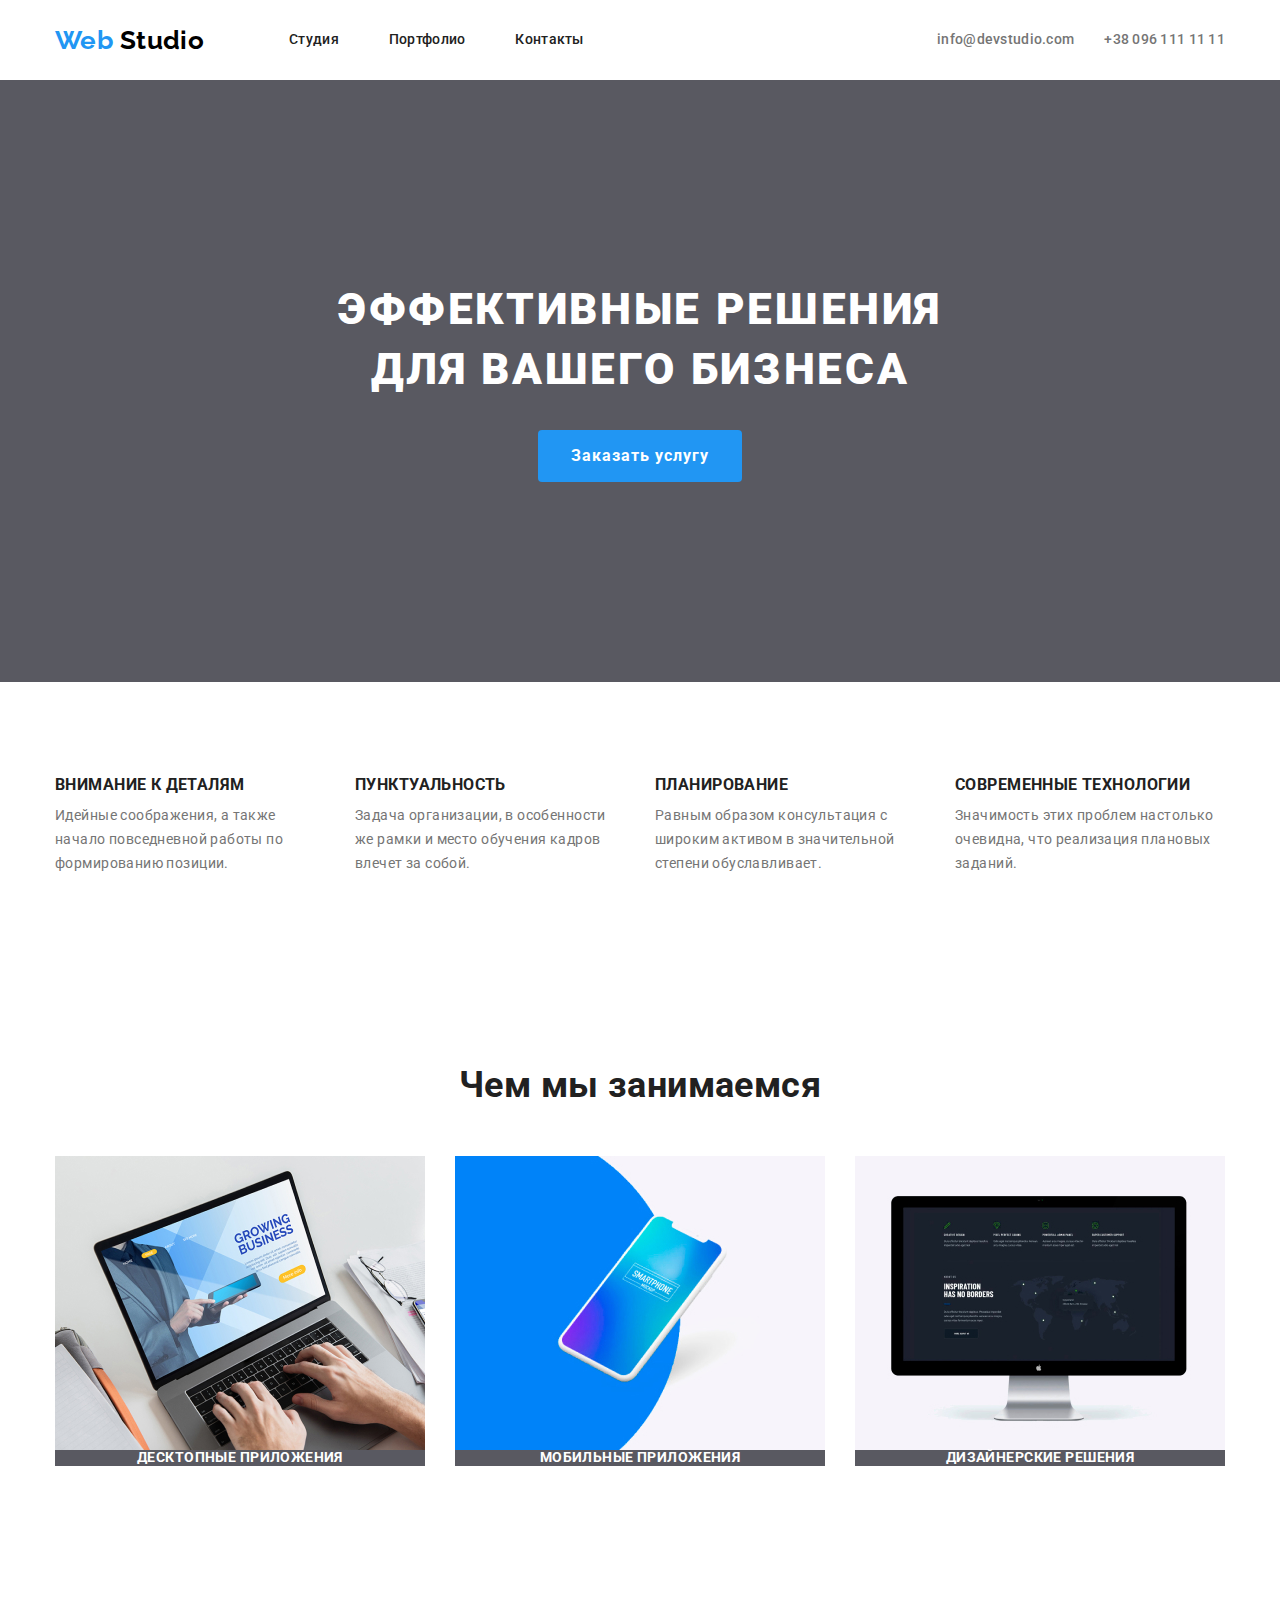
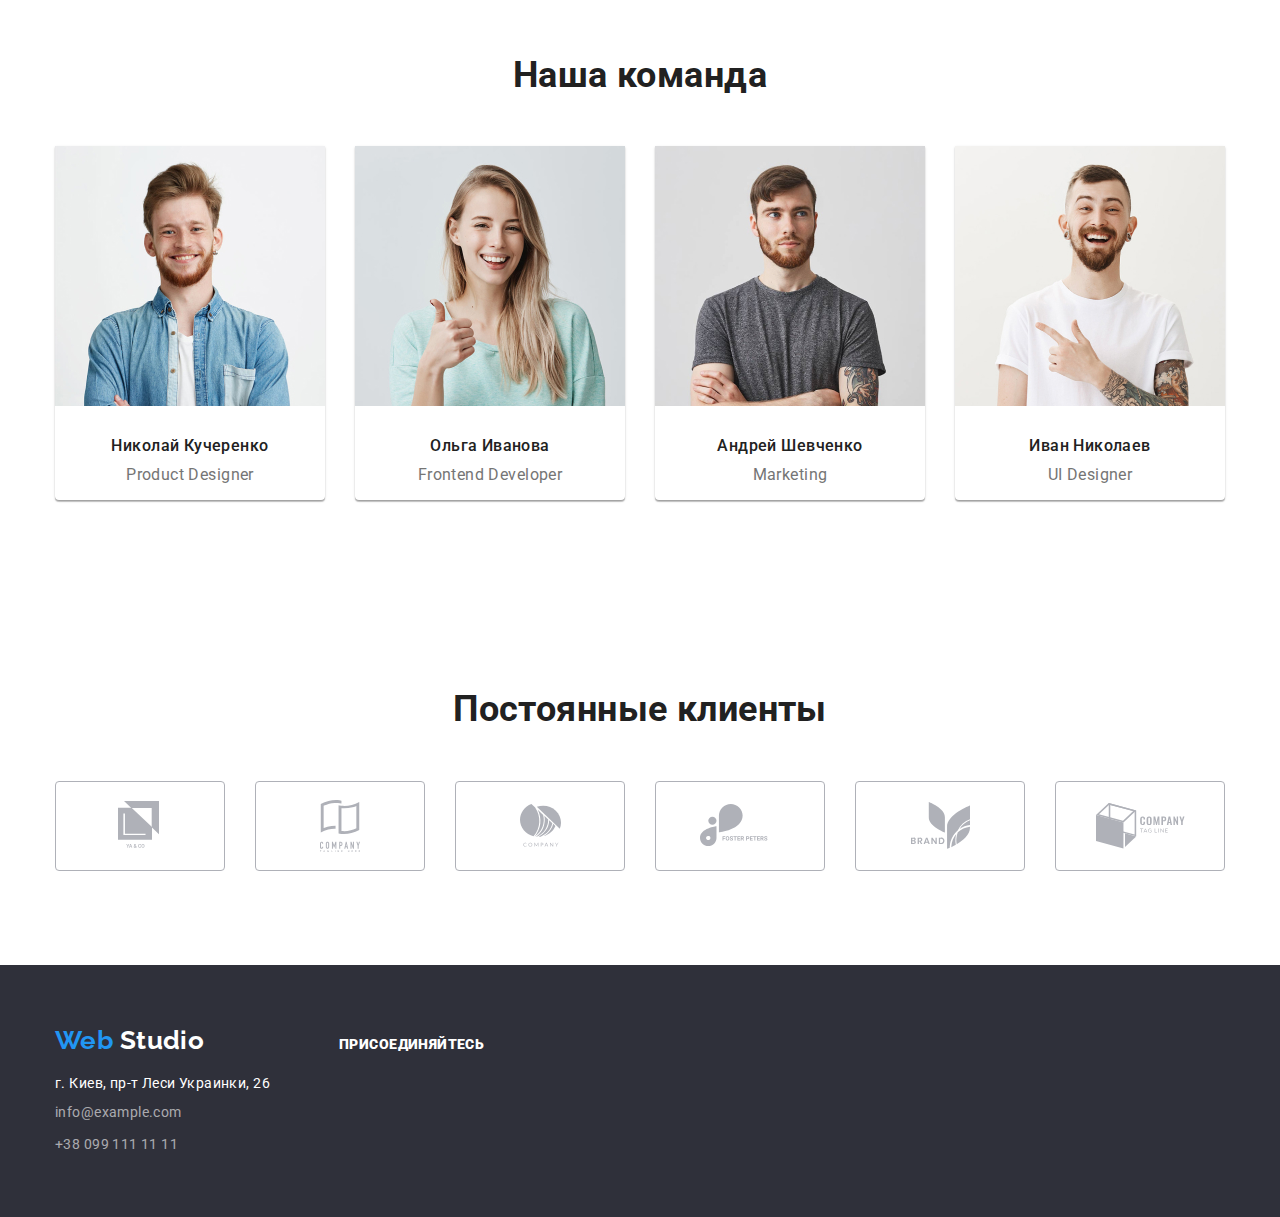
<file: index.html>
<!DOCTYPE html>
<html lang="ru">
  <head>
    <meta charset="UTF-8" />
    <meta name="viewport" content="width=device-width, initial-scale=1.0" />
    <title>Document</title>
    <link
      href="https://fonts.googleapis.com/css2?family=Raleway:wght@700&family=Roboto:wght@400;500;700;900&display=swap"
      rel="stylesheet"
    />
    <link rel="stylesheet" href="./css/normalize.css" />
    <link rel="stylesheet" href="./css/style.css" />
  </head>
  <body>
    <!--Шапка страницы ======================================================================================-->
    <header class="header">
      <div class="container">
        <nav class="nav">
          <a class="logo link" lang="en" href="./index.html"
            ><span class="logo-web">Web</span> Studio</a
          >
          <ul class="nav-list list">
            <li class="nav-list-item">
              <a class="nav-list-link link" href="./index.html">Студия</a>
            </li>
            <li class="nav-list-item">
              <a class="nav-list-link link" href="./portfolio.html"
                >Портфолио</a
              >
            </li>
            <li class="nav-list-item">
              <a class="nav-list-link link" href="">Контакты</a>
            </li>
          </ul>
        </nav>
        <ul class="header-contacts list">
          <li class="header-contacts-item">
            <a
              class="header-contacts-mail link addres"
              href="mailto:info@devstudio.com"
              >info@devstudio.com</a
            >
          </li>
          <li class="header-contacts-item">
            <a class="header-contacts-tel link addres" href="tel:+380961111111"
              >+38 096 111 11 11</a
            >
          </li>
        </ul>
      </div>
    </header>
    <main>
      <!--Секция Герой ===================================================================-->
      <section class="hero section">
        <h1 class="title-hero">
          Эффективные решения <br />
          для вашего бизнеса
        </h1>
        <button class="button">Заказать услугу</button>
      </section>

      <!--Секция наши преимущества ======================================================-->
      <section class="advantages section">
        <div class="container">
          <h2 class="title" hidden>Наши преимущества</h2>
          <ul class="advantages-list list">
            <li class="advantages-list-item">
              <h3 class="advantages-list-name">Внимание к деталям</h3>
              <p class="advantages-description">
                Идейные соображения, а также начало повседневной работы по
                формированию позиции.
              </p>
            </li>
            <li class="advantages-list-item">
              <h3 class="advantages-list-name">Пунктуальность</h3>
              <p class="advantages-description">
                Задача организации, в особенности же рамки и место обучения
                кадров влечет за собой.
              </p>
            </li>
            <li class="advantages-list-item">
              <h3 class="advantages-list-name">Планирование</h3>
              <p class="advantages-description">
                Равным образом консультация с широким активом в значительной
                степени обуславливает.
              </p>
            </li>
            <li class="advantages-list-item">
              <h3 class="advantages-list-name">Современные технологии</h3>
              <p class="advantages-description">
                Значимость этих проблем настолько очевидна, что реализация
                плановых заданий.
              </p>
            </li>
          </ul>
        </div>
      </section>
      <!--Чем мы занимаемся ==============================================================-->
      <section class="we-doing section">
        <h2 class="title">Чем мы занимаемся</h2>
        <div class="container">
          <ul class="we-doing-list list">
            <li class="we-doing-list-item">
              <img
                src="./images/desktopapplications.jpg"
                alt="Ноутбук на столе"
                width="370"
                height="294"
              />
              <p class="we-doing-description">Десктопные приложения</p>
            </li>
            <li class="we-doing-list-item">
              <img
                src="./images/mobileapplications.jpg"
                alt="Смартфон"
                width="370"
                height="294"
              />
              <p class="we-doing-description">Мобильные приложения</p>
            </li>
            <li class="we-doing-list-item">
              <img
                src="./images/designsolutions.jpg"
                alt="Монитор"
                width="370"
                height="294"
              />
              <p class="we-doing-description">Дизайнерские решения</p>
            </li>
          </ul>
        </div>
      </section>
      <!--Наша команда-->
      <section class="our-team section">
        <h2 class="title">Наша команда</h2>
        <div class="container">
          <ul class="our-team-list list">
            <li class="our-team-item">
              <img
                class="our-team-img"
                src="./images/productdesigner.jpg"
                alt="Фото Николая Кучеренко"
                width="270"
                height="260"
              />
              <h3 class="our-team-name">Николай Кучеренко</h3>
              <p class="our-team-profession" lang="en">Product Designer</p>
              <ul class="social-list list">
                <li class="social-list-item">
                  <a
                    class="social-list-item-link link"
                    href=""
                    aria-label="иконка Инстаграма"
                  ></a>
                </li>
                <li class="social-list-item">
                  <a
                    class="social-list-item-link link"
                    href=""
                    aria-label="иконка Твиттера"
                  ></a>
                </li>
                <li class="social-list-item">
                  <a
                    class="social-list-item-link link"
                    href=""
                    aria-label="иконка Фейсбука"
                  ></a>
                </li>
                <li class="social-list-item">
                  <a
                    class="social-list-item-link link"
                    href=""
                    aria-label="иконка Линкедина"
                  ></a>
                </li>
              </ul>
            </li>
            <li class="our-team-item">
              <img
                class="our-team-img"
                src="./images/frontenddeveloper.jpg"
                alt="Фото Ольги Ивановой"
                width="270"
                height="260"
              />
              <h3 class="our-team-name">Ольга Иванова</h3>
              <p class="our-team-profession" lang="en">Frontend Developer</p>
              <ul class="social-list list">
                <li class="social-list-item">
                  <a
                    class="social-list-item-link link"
                    href=""
                    aria-label="иконка Инстаграма"
                  ></a>
                </li>
                <li class="social-list-item">
                  <a
                    class="social-list-item-link link"
                    href=""
                    aria-label="иконка Твиттера"
                  ></a>
                </li>
                <li class="social-list-item">
                  <a
                    class="social-list-item-link link"
                    href=""
                    aria-label="иконка Фейсбука"
                  ></a>
                </li>
                <li class="social-list-item">
                  <a
                    class="social-list-item-link link"
                    href=""
                    aria-label="иконка Линкедина"
                  ></a>
                </li>
              </ul>
            </li>
            <li class="our-team-item">
              <img
                class="our-team-img"
                src="./images/marketing1.jpg"
                alt="Фото Андрея Шевченка"
                width="270"
                height="260"
              />
              <h3 class="our-team-name">Андрей Шевченко</h3>
              <p class="our-team-profession" lang="en">Marketing</p>
              <ul class="social-list list">
                <li class="social-list-item">
                  <a
                    class="social-list-item-link link"
                    href=""
                    aria-label="иконка Инстаграма"
                  ></a>
                </li>
                <li class="social-list-item">
                  <a
                    class="social-list-item-link link"
                    href=""
                    aria-label="иконка Твиттера"
                  ></a>
                </li>
                <li class="social-list-item">
                  <a
                    class="social-list-item-link link"
                    href=""
                    aria-label="иконка Фейсбука"
                  ></a>
                </li>
                <li class="social-list-item">
                  <a
                    class="social-list-item-link link"
                    href=""
                    aria-label="иконка Линкедина"
                  ></a>
                </li>
              </ul>
            </li>
            <li class="our-team-item">
              <img
                class="our-team-img"
                src="./images/uidesigner.jpg"
                alt="Фото Ивана Николаева"
                width="270"
                height="260"
              />
              <h3 class="our-team-name">Иван Николаев</h3>
              <p class="our-team-profession" lang="en">UI Designer</p>
              <ul class="social-list list">
                <li class="social-list-item">
                  <a
                    class="social-list-item-link link"
                    href=""
                    aria-label="иконка Инстаграма"
                  ></a>
                </li>
                <li class="social-list-item">
                  <a
                    class="social-list-item-link link"
                    href=""
                    aria-label="иконка Твиттера"
                  ></a>
                </li>
                <li class="social-list-item">
                  <a
                    class="social-list-item-link link"
                    href=""
                    aria-label="иконка Фейсбука"
                  ></a>
                </li>
                <li class="social-list-item">
                  <a
                    class="social-list-item-link link"
                    href=""
                    aria-label="иконка Линкедина"
                  ></a>
                </li>
              </ul>
            </li>
          </ul>
        </div>
      </section>
      <!-- Постоянные клиенты ========================================================== -->
      <section class="client section">
        <h2 class="title">Постоянные клиенты</h2>
        <div class="container">
          <ul class="client-list list">
            <li class="client-list-item">
              <a class="client-list-link link" href="" target="_blank"
                ><img src="./images/client/logo-1.svg" alt="Клиент 1"
              /></a>
            </li>
            <li class="client-list-item">
              <a class="client-list-link link" href="" target="_blank"
                ><img src="./images/client/logo-2.svg" alt="Клиент 2"
              /></a>
            </li>
            <li class="client-list-item">
              <a class="client-list-link link" href="" target="_blank"
                ><img src="./images/client/logo-3.svg" alt="Клиент 3"
              /></a>
            </li>
            <li class="client-list-item">
              <a class="client-list-link link" href="" target="_blank"
                ><img src="./images/client/logo-4.svg" alt="Клиент 4"
              /></a>
            </li>
            <li class="client-list-item">
              <a class="client-list-link link" href="" target="_blank"
                ><img src="./images/client/logo-5.svg" alt="Клиент 5"
              /></a>
            </li>
            <li class="client-list-item">
              <a class="client-list-link link" href="" target="_blank"
                ><img src="./images/client/logo-6.svg" alt="Клиент 6"
              /></a>
            </li>
          </ul>
        </div>
      </section>
    </main>
    <!--Подвал страницы ==========================================================-->
    <footer class="footer">
      <div class="container">
        <div class="footer-logo-addres">
          <a class="footer-logo link" lang="en" href="/"
            ><span class="logo-web">Web</span> Studio</a
          >
          <ul class="footer-address">
            <li class="footer-address-list list">
              <address>
                <a
                  class="footer-address-map link"
                  href="https://goo.gl/maps/NYQeoohzYoHwTypw7"
                  target="_blank"
                  >г. Киев, пр-т Леси Украинки, 26</a
                >
              </address>
            </li>
            <li class="footer-address-list list">
              <a class="footer-address-mail link" href="mailto:info@example.com"
                >info@example.com</a
              >
            </li>
            <li class="footer-address-list list">
              <a class="footer-address-tel link" href="tel:+380991111111"
                >+38 099 111 11 11</a
              >
            </li>
          </ul>
        </div>
        <div class="footer-join">
          <p class="join"><b>ПРИСОЕДИНЯЙТЕСЬ</b></p>
          <ul class="social-list list">
            <li class="social-list-item">
              <a
                class="social-list-item-link link"
                href=""
                aria-label="иконка Инстаграма"
              ></a>
            </li>
            <li class="social-list-item">
              <a
                class="social-list-item-link link"
                href=""
                aria-label="иконка Твиттера"
              ></a>
            </li>
            <li class="social-list-item">
              <a
                class="social-list-item-link link"
                href=""
                aria-label="иконка Фейсбука"
              ></a>
            </li>
            <li class="social-list-item">
              <a
                class="social-list-item-link link"
                href=""
                aria-label="иконка Линкедина"
              ></a>
            </li>
          </ul>
        </div>
      </div>
    </footer>
  </body>
</html>
</file>
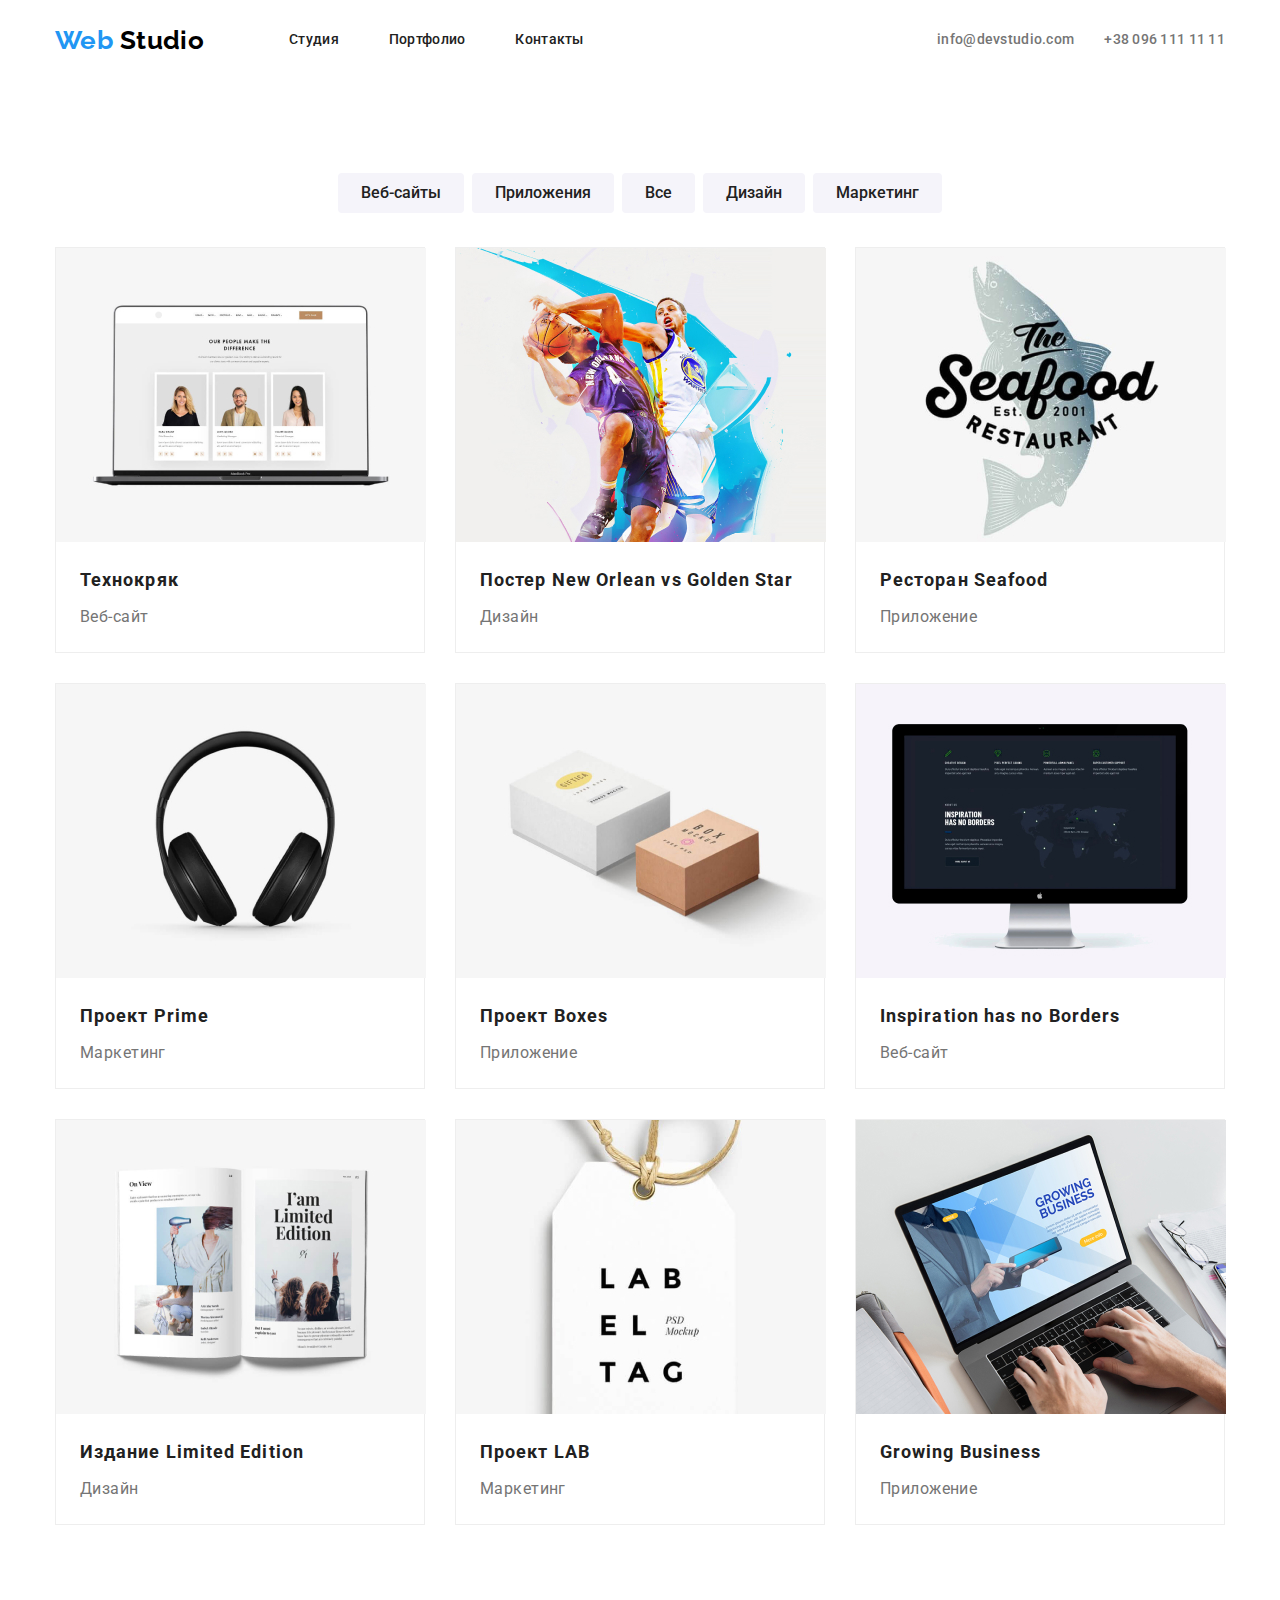
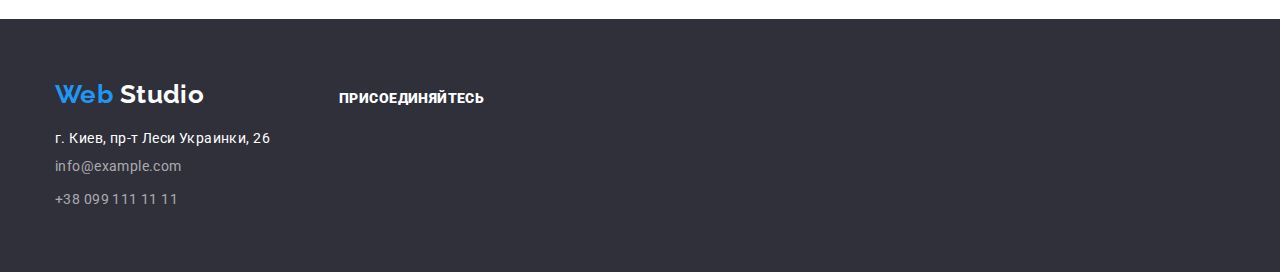
<file: portfolio.html>
<!DOCTYPE html>
<html lang="ru">
  <head>
    <meta charset="UTF-8" />
    <meta name="viewport" content="width=device-width, initial-scale=1.0" />
    <title>Document</title>
    <link
      href="https://fonts.googleapis.com/css2?family=Raleway:wght@700&family=Roboto:wght@400;500;700;900&display=swap"
      rel="stylesheet"
    />
    <link rel="stylesheet" href="./css/normalize.css" />
    <link rel="stylesheet" href="./css/style.css" />
  </head>
  <body>
    <!--Шапка страницы-->
    <header class="header">
      <div class="container">
        <nav class="nav">
          <a class="logo link" lang="en" href="./index.html"
            ><span class="logo-web">Web</span> Studio</a
          >
          <ul class="nav-list list">
            <li class="nav-list-item">
              <a class="nav-list-link link" href="./index.html">Студия</a>
            </li>
            <li class="nav-list-item">
              <a class="nav-list-link link" href="./portfolio.html"
                >Портфолио</a
              >
            </li>
            <li class="nav-list-item">
              <a class="nav-list-link link" href="">Контакты</a>
            </li>
          </ul>
        </nav>
        <ul class="header-contacts list">
          <li class="header-contacts-item">
            <a
              class="header-contacts-mail link addres"
              href="mailto:info@devstudio.com"
              >info@devstudio.com</a
            >
          </li>
          <li class="header-contacts-item">
            <a class="header-contacts-tel link addres" href="tel:+380961111111"
              >+38 096 111 11 11</a
            >
          </li>
        </ul>
      </div>
    </header>
    <main>
      <!--Cекция Портфолио==============================================================-->
      <!--Фильтры-->
      <section class="filter">
        <h1 hidden>Портфолио</h1>
        <div class="container section-filter-button">
          <ul class="filter-button-list list">
            <li class="filter-button-item">
              <button class="filter-button link" type="button">
                Веб-сайты
              </button>
            </li>
            <li class="filter-button-item">
              <button class="filter-button link" type="button">
                Приложения
              </button>
            </li>
            <li class="filter-button-item">
              <button class="filter-button link" type="button">Все</button>
            </li>
            <li class="filter-button-item">
              <button class="filter-button link" type="button">Дизайн</button>
            </li>
            <li class="filter-button-item">
              <button class="filter-button link" type="button">
                Маркетинг
              </button>
            </li>
          </ul>
        </div>

        <!--Примеры работ-->
        <div class="container section-work-examples">
          <ul class="work-examples-list list">
            <li class="work-examples-item">
              <a class="work-examples-link link" href="">
                <img
                  src="./images/potfolio-images/project1.jpg"
                  alt="ноутбук с изображением сайта"
                  width="370"
                  height="294"
                />
                <div class="work-examples-title-subtitle">
                  <h2 class="work-examples-title">Технокряк</h2>
                  <p class="work-examples-subtitle">Веб-сайт</p>
                </div>
                <p hidden class="work-examples-description">
                  Технокряк это современная площадка распространения
                  коронавируса. Компании используют эту платформу для цифрового
                  шпионажа и атак на защищённые сервера конкурентов.
                </p>
              </a>
            </li>
            <li class="work-examples-item">
              <a class="work-examples-link link" href="">
                <img
                  src="./images/potfolio-images/project2.jpg"
                  alt="игра в баскетбол"
                  width="370"
                  height="294"
                />
                <div class="work-examples-title-subtitle">
                  <h2 class="work-examples-title">
                    Постер <span lang="en">New Orlean vs Golden Star</span>
                  </h2>
                  <p class="work-examples-subtitle">Дизайн</p>
                </div>
                <p hidden class="work-examples-description">
                  Технокряк это современная площадка распространения
                  коронавируса. Компании используют эту платформу для цифрового
                  шпионажа и атак на защищённые сервера конкурентов.
                </p>
              </a>
            </li>
            <li class="work-examples-item">
              <a class="work-examples-link link" href="">
                <img
                  src="./images/potfolio-images/project3.jpg"
                  alt="логотип ресторана"
                  width="370"
                  height="294"
                />
                <div class="work-examples-title-subtitle">
                  <h2 class="work-examples-title">
                    Ресторан <span lang="en">Seafood</span>
                  </h2>
                  <p class="work-examples-subtitle">Приложение</p>
                </div>
                <p hidden class="work-examples-description">
                  Технокряк это современная площадка распространения
                  коронавируса. Компании используют эту платформу для цифрового
                  шпионажа и атак на защищённые сервера конкурентов.
                </p>
              </a>
            </li>
            <li class="work-examples-item">
              <a class="work-examples-link link" href="">
                <img
                  src="./images/potfolio-images/project4.jpg"
                  alt="наушники"
                  width="370"
                  height="294"
                />
                <div class="work-examples-title-subtitle">
                  <h2 class="work-examples-title">
                    Проект <span lang="en">Prime</span>
                  </h2>
                  <p class="work-examples-subtitle">Маркетинг</p>
                </div>
                <p hidden class="work-examples-description">
                  Технокряк это современная площадка распространения
                  коронавируса. Компании используют эту платформу для цифрового
                  шпионажа и атак на защищённые сервера конкурентов.
                </p>
              </a>
            </li>
            <li class="work-examples-item">
              <a class="work-examples-link link" href="">
                <img
                  src="./images/potfolio-images/project5.jpg"
                  alt="картонные коробки"
                  width="370"
                  height="294"
                />
                <div class="work-examples-title-subtitle">
                  <h2 class="work-examples-title">
                    Проект <span lang="en">Boxes</span>
                  </h2>
                  <p class="work-examples-subtitle">Приложение</p>
                </div>
                <p hidden class="work-examples-description">
                  Технокряк это современная площадка распространения
                  коронавируса. Компании используют эту платформу для цифрового
                  шпионажа и атак на защищённые сервера конкурентов.
                </p>
              </a>
            </li>
            <li class="work-examples-item">
              <a class="work-examples-link link" href="">
                <img
                  src="./images/potfolio-images/project6.jpg"
                  alt="монитор"
                  width="370"
                  height="294"
                />
                <div class="work-examples-title-subtitle">
                  <h2 class="work-examples-title" lang="en">
                    Inspiration has no Borders
                  </h2>
                  <p class="work-examples-subtitle">Веб-сайт</p>
                </div>
                <p hidden class="work-examples-description">
                  Технокряк это современная площадка распространения
                  коронавируса. Компании используют эту платформу для цифрового
                  шпионажа и атак на защищённые сервера конкурентов.
                </p>
              </a>
            </li>
            <li class="work-examples-item">
              <a class="work-examples-link link" href="">
                <img
                  src="./images/potfolio-images/project7.jpg"
                  alt="журнал"
                  width="370"
                  height="294"
                />
                <div class="work-examples-title-subtitle">
                  <h2 class="work-examples-title">
                    Издание <span lang="en">Limited Edition</span>
                  </h2>
                  <p class="work-examples-subtitle">Дизайн</p>
                </div>
                <p hidden class="work-examples-description">
                  Технокряк это современная площадка распространения
                  коронавируса. Компании используют эту платформу для цифрового
                  шпионажа и атак на защищённые сервера конкурентов.
                </p>
              </a>
            </li>
            <li class="work-examples-item">
              <a class="work-examples-link link" href="">
                <img
                  src="./images/potfolio-images/project8.jpg"
                  alt="этикетка"
                  width="370"
                  height="294"
                />
                <div class="work-examples-title-subtitle">
                  <h2 class="work-examples-title">
                    Проект <span lang="en">LAB</span>
                  </h2>
                  <p class="work-examples-subtitle">Маркетинг</p>
                </div>
                <p hidden class="work-examples-description">
                  Технокряк это современная площадка распространения
                  коронавируса. Компании используют эту платформу для цифрового
                  шпионажа и атак на защищённые сервера конкурентов.
                </p>
              </a>
            </li>
            <li class="work-examples-item">
              <a class="work-examples-link link" href="">
                <img
                  src="./images/potfolio-images/project9.jpg"
                  alt="ноутбук на столе"
                  width="370"
                  height="294"
                />
                <div class="work-examples-title-subtitle">
                  <h2 class="work-examples-title" lang="en">
                    Growing Business
                  </h2>
                  <p class="work-examples-subtitle">Приложение</p>
                </div>
                <p hidden class="work-examples-description">
                  Технокряк это современная площадка распространения
                  коронавируса. Компании используют эту платформу для цифрового
                  шпионажа и атак на защищённые сервера конкурентов.
                </p>
              </a>
            </li>
          </ul>
        </div>
      </section>
    </main>
    <!--Подвал страницы-->
    <footer class="footer">
      <div class="container">
        <div class="footer-logo-addres">
          <a class="footer-logo link" lang="en" href="/"
            ><span class="logo-web">Web</span> Studio</a
          >
          <ul class="footer-address">
            <li class="footer-address-list list">
              <address>
                <a
                  class="footer-address-map link"
                  href="https://goo.gl/maps/NYQeoohzYoHwTypw7"
                  target="_blank"
                  >г. Киев, пр-т Леси Украинки, 26</a
                >
              </address>
            </li>
            <li class="footer-address-list list">
              <a class="footer-address-mail link" href="mailto:info@example.com"
                >info@example.com</a
              >
            </li>
            <li class="footer-address-list list">
              <a class="footer-address-tel link" href="tel:+380991111111"
                >+38 099 111 11 11</a
              >
            </li>
          </ul>
        </div>
        <div class="footer-join">
          <p class="join"><b>ПРИСОЕДИНЯЙТЕСЬ</b></p>
          <ul class="social-list list">
            <li class="social-list-item">
              <a
                class="social-list-item-link link"
                href=""
                aria-label="иконка Инстаграма"
              ></a>
            </li>
            <li class="social-list-item">
              <a
                class="social-list-item-link link"
                href=""
                aria-label="иконка Твиттера"
              ></a>
            </li>
            <li class="social-list-item">
              <a
                class="social-list-item-link link"
                href=""
                aria-label="иконка Фейсбука"
              ></a>
            </li>
            <li class="social-list-item">
              <a
                class="social-list-item-link link"
                href=""
                aria-label="иконка Линкедина"
              ></a>
            </li>
          </ul>
        </div>
      </div>
    </footer>
  </body>
</html>
</file>
<file: css/style.css>
body {
  background-color: var(--primary-bgr-color);
  color: var(--primary-title-color);
  font-family: var(--main-font);
  font-size: 14px;
  letter-spacing: 0.03em;
  margin: 0;
}
/* цвет основного текста заголовков (nav, h2-6) #212121; */
/* цвет основного текста (p, a) #757575; */
/* белый цвет на темном фоне (h1, p, btn, (блок3)) #FFFFFF; */
/* акцент (btn, logo, a) #2196F3 */
/* цвет лого #000000 */
/* цвет адреса подвала  rgba(255, 255, 255, 0.6) */

/* цвет основного фона #FFFFFF */
/* цвет вторичного (белого) фона #F5F4FA; */
/* цвет вторичного (серого) фона rgba(47, 48, 58, 0.8) */
/* фон подвала #2F303A */

/* ROOT */
:root {
  --main-font: "Roboto", sans-serif;
  --secondary-font: "Raleway", sans-serif;
  --primary-title-color: #212121;
  --primary-text-color: #757575;
  --secondary-white-text-color: #ffffff;
  --accent-color: #2196f3;
  --footer-address-text-color: rgba(255, 255, 255, 0.6);
  --primary-bgr-color: #ffffff;
  --primary-bgr-filter-btn-color: #f5f4fa;
  --secondary-bgr-color: rgba(47, 48, 58, 0.8);
  --footer-bgr-color: #2f303a;
}

html {
  box-sizing: border-box;
}

*,
*::before,
*::after {
  box-sizing: inherit;
  margin: 0;
  padding: 0;
}
h1 {
  margin: 0;
}
h2 {
  margin-bottom: 50px;
}
h3 {
  margin-bottom: 10px;
}

img {
  display: block;
}

.section {
  padding-top: 94px;
  padding-bottom: 94px;
}

/* RESET decoration */
.link {
  text-decoration: none;
  display: block;
}
.list {
  list-style: none;
}

/* Шапка страницы ======================================= */
/* Оформление логотипа */
.container {
  width: 1200px;
  padding-left: 15px;
  padding-right: 15px;
  margin-left: auto;
  margin-right: auto;
}

.header .container {
  display: flex;
  align-items: center;
  justify-content: space-between;
}

.logo,
.logo-web {
  font-family: var(--secondary-font);
  font-weight: 700;
  font-size: 26px;
  line-height: 1.19;
  color: #000000;
}
.logo-web {
  color: var(--accent-color);
}
.logo {
  margin-right: 85px;
}
/* Оформление nav ========================================== */

.nav {
  display: flex;
  align-items: center;
}
.nav-list {
  display: flex;
}
.nav-list-link {
  padding-top: 32px;
  padding-bottom: 32px;
  color: var(--primary-title-color);
  font-weight: 500;
  line-height: 1.14;
  letter-spacing: 0.02em;
}

.nav-list-link:hover,
.nav-list-link:focus {
  color: var(--accent-color);
  cursor: pointer;
}

.nav-list-item:not(:last-child) {
  margin-right: 50px;
}

/* Оформление контактов в хедере ================================== */
.header-contacts-mail,
.header-contacts-tel {
  font-weight: 500;
  line-height: 1.14;
  letter-spacing: 0.02em;
  color: var(--primary-text-color);
}
.header-contacts-mail:hover,
.header-contacts-mail:focus,
.header-contacts-tel:hover,
.header-contacts-tel:focus {
  color: var(--accent-color);
}
.header-contacts {
  display: flex;
  align-items: center;
}

.header-contacts-item:not(:last-child) {
  margin-right: 30px;
}

.addres {
  padding-top: 32px;
  padding-bottom: 32px;
}
/* Оформление секции ГЕРОЙ ======================*/
.hero {
  padding-top: 200px;
  padding-bottom: 200px;
  text-align: center;
  background-color: var(--secondary-bgr-color);
}
.title-hero {
  margin-bottom: 30px;
  font-weight: 900;
  font-size: 44px;
  line-height: 1.36;
  text-align: center;
  letter-spacing: 0.06em;
  text-transform: uppercase;
  color: var(--secondary-white-text-color);
}
.button {
  display: block;
  padding-top: 10px;
  padding-right: 32px;
  padding-bottom: 10px;
  padding-left: 32px;
  margin-right: auto;
  margin-left: auto;
  border-radius: 4px;
  border: 1px solid transparent;
  font-weight: 700;
  font-size: 16px;
  line-height: 1.88;
  align-items: center;
  text-align: center;
  letter-spacing: 0.06em;
  background-color: var(--accent-color);
  color: var(--secondary-white-text-color);
}

/* Оформление секции НАШИ ПРЕИМУЩЕСТВА =================== */

.advantages-list {
  display: flex;
}
.advantages-list-name {
  font-weight: 700;
  line-height: 1.14;
  text-transform: uppercase;
}

.advantages-description {
  font-weight: 400;
  line-height: 1.71;
  color: var(--primary-text-color);
}
.advantages-list-item {
  width: 270px;
}
.advantages-list-item:not(:last-child) {
  margin-right: 30px;
}

.our-team-img {
  display: block;
  margin-bottom: 30px;
}

.our-team-profession {
  margin-bottom: 16px;
}
/* Оформление секции Чем мы занимаемся */
/* для всех title - h2 */
.title {
  font-weight: 700;
  font-size: 36px;
  line-height: 1.17;
  text-align: center;
}

.we-doing-list {
  display: flex;
}
.we-doing-list-item {
  width: 370px;
}
.we-doing-list-item:not(:last-child) {
  margin-right: 30px;
}
.we-doing-description {
  font-weight: 700;
  line-height: 1.14;
  text-align: center;
  text-transform: uppercase;
  background-color: var(--secondary-bgr-color);
  color: var(--secondary-white-text-color);
}

/* Оформление секции НАША КОМАНДА */

.our-team-name {
  font-weight: 500;
  font-size: 16px;
  line-height: 1.19;
  text-align: center;
}
.our-team-profession {
  font-weight: 400;
  font-size: 16px;
  line-height: 1.19;
  text-align: center;
  color: var(--primary-text-color);
}
.our-team-list {
  display: flex;
  /* padding-bottom: 94px; */
}
.our-team-item {
  width: 270px;
  box-shadow: 0px 2px 1px rgba(0, 0, 0, 0.2), 0px 1px 1px rgba(0, 0, 0, 0.14),
    0px 1px 3px rgba(0, 0, 0, 0.12);
  border-radius: 0px 0px 4px 4px;
}
.our-team-item:not(:last-child) {
  margin-right: 30px;
}

/* Оформление секции ПОСТОЯННЫЕ КЛИЕНТЫ */
.client-list {
  display: flex;
}

.client-list-link {
  display: flex;
  width: 170px;
  height: 90px;
  border-radius: 4px;
  border: 1px solid #afb1b8;
  justify-content: center;
  align-items: center;
}
.client-list-item:not(:last-child) {
  margin-right: 30px;
}
/* Оформление ПОДВАЛА страницы */
.footer {
  padding-top: 60px;
  padding-bottom: 60px;
  background-color: var(--footer-bgr-color);
}
.footer .container {
  display: flex;
}
.footer-logo {
  margin-bottom: 20px;
  font-family: var(--secondary-font);
  font-weight: 700;
  font-size: 26px;
  line-height: 1.19;
  color: var(--secondary-white-text-color);
}
.footer-address-map {
  font-style: normal;
  font-weight: 400;
  line-height: 1/71;
  color: var(--secondary-white-text-color);
}
.footer-address-list:not(:last-child) {
  margin-bottom: 9px;
}
.footer-logo-addres {
  margin-right: 69px;
}
.footer-address-mail,
.footer-address-tel {
  font-weight: 400;
  line-height: 1.71;
  color: var(--footer-address-text-color);
}
.join {
  font-weight: 700;
  line-height: 1.14;
  text-transform: uppercase;
  color: var(--secondary-white-text-color);
}

.footer-join {
  margin-top: 12px;
}

.footer-address-mail:hover,
.footer-address-mail:focus,
.footer-address-tel:hover,
.footer-address-tel:focus,
.footer-address-map:hover,
.footer-address-map:focus {
  color: var(--accent-color);
}

/* Оформление страницы ПОРТФОЛИО */
/* Оформление фильтер-кнопок */
.section-filter-button {
  padding-top: 93px;
  padding-bottom: 34px;
}
.filter-button {
  padding-top: 6px;
  padding-right: 22px;
  padding-bottom: 6px;
  padding-left: 22px;

  font-weight: 500;
  font-size: 16px;
  line-height: 1.63;
  text-align: center;
  border: 1px solid transparent;
  border-radius: 4px;
  background-color: var(--primary-bgr-filter-btn-color);
  color: var(--primary-title-color);
}
.filter-button:hover,
.filter-button:focus {
  background-color: var(--accent-color);
  color: var(--secondary-white-text-color);
  box-shadow: 0px 2px 2px rgba(0, 0, 0, 0.12), 0px 1px 2px rgba(0, 0, 0, 0.08),
    0px 3px 1px rgba(0, 0, 0, 0.1);
  cursor: pointer;
}
.filter-button-list {
  display: flex;
  justify-content: center;
  align-items: center;
}

.filter-button-item:not(:last-child) {
  margin-right: 8px;
}

/* Оформление примеров-работ */
.section-work-examples {
  padding-bottom: 94px;
}
.work-examples-list {
  display: flex;
  flex-wrap: wrap;
}
.work-examples-item {
  margin-right: 30px;
  margin-bottom: 30px;
  width: 370px;
  border: 1px solid #eeeeee;
}
.work-examples-link:hover,
.work-examples-link:focus {
  box-shadow: 1px 4px 6px rgba(0, 0, 0, 0.16), 0px 4px 4px rgba(0, 0, 0, 0.06),
    0px 1px 1px rgba(0, 0, 0, 0.12);
  cursor: pointer;
}

.work-examples-item:nth-child(3n) {
  margin-right: 0px;
}
.work-examples-item:nth-last-child(-n + 3) {
  margin-bottom: 0px;
}
.work-examples-title {
  font-family: var(--main-font);
  font-weight: 700;
  font-size: 18px;
  line-height: 2;
  color: var(--primary-title-color);
  letter-spacing: 0.06em;
}

.work-examples-subtitle {
  font-weight: 400;
  font-size: 16px;
  line-height: 1.88;
  color: var(--primary-text-color);
}
.work-examples-description {
  font-weight: 400;
  font-size: 18px;
  line-height: 1.56;
  /* color: var(--secondary-white-text-color); */
  color: var(--primary-text-color);
}

/* .work-examples-link img {
  margin-bottom: 20px;
} */
.work-examples-list h2 {
  margin-bottom: 4px;
}

.work-examples-title-subtitle {
  padding-top: 20px;
  padding-right: 24px;
  padding-bottom: 20px;
  padding-left: 24px;
}
</file>
